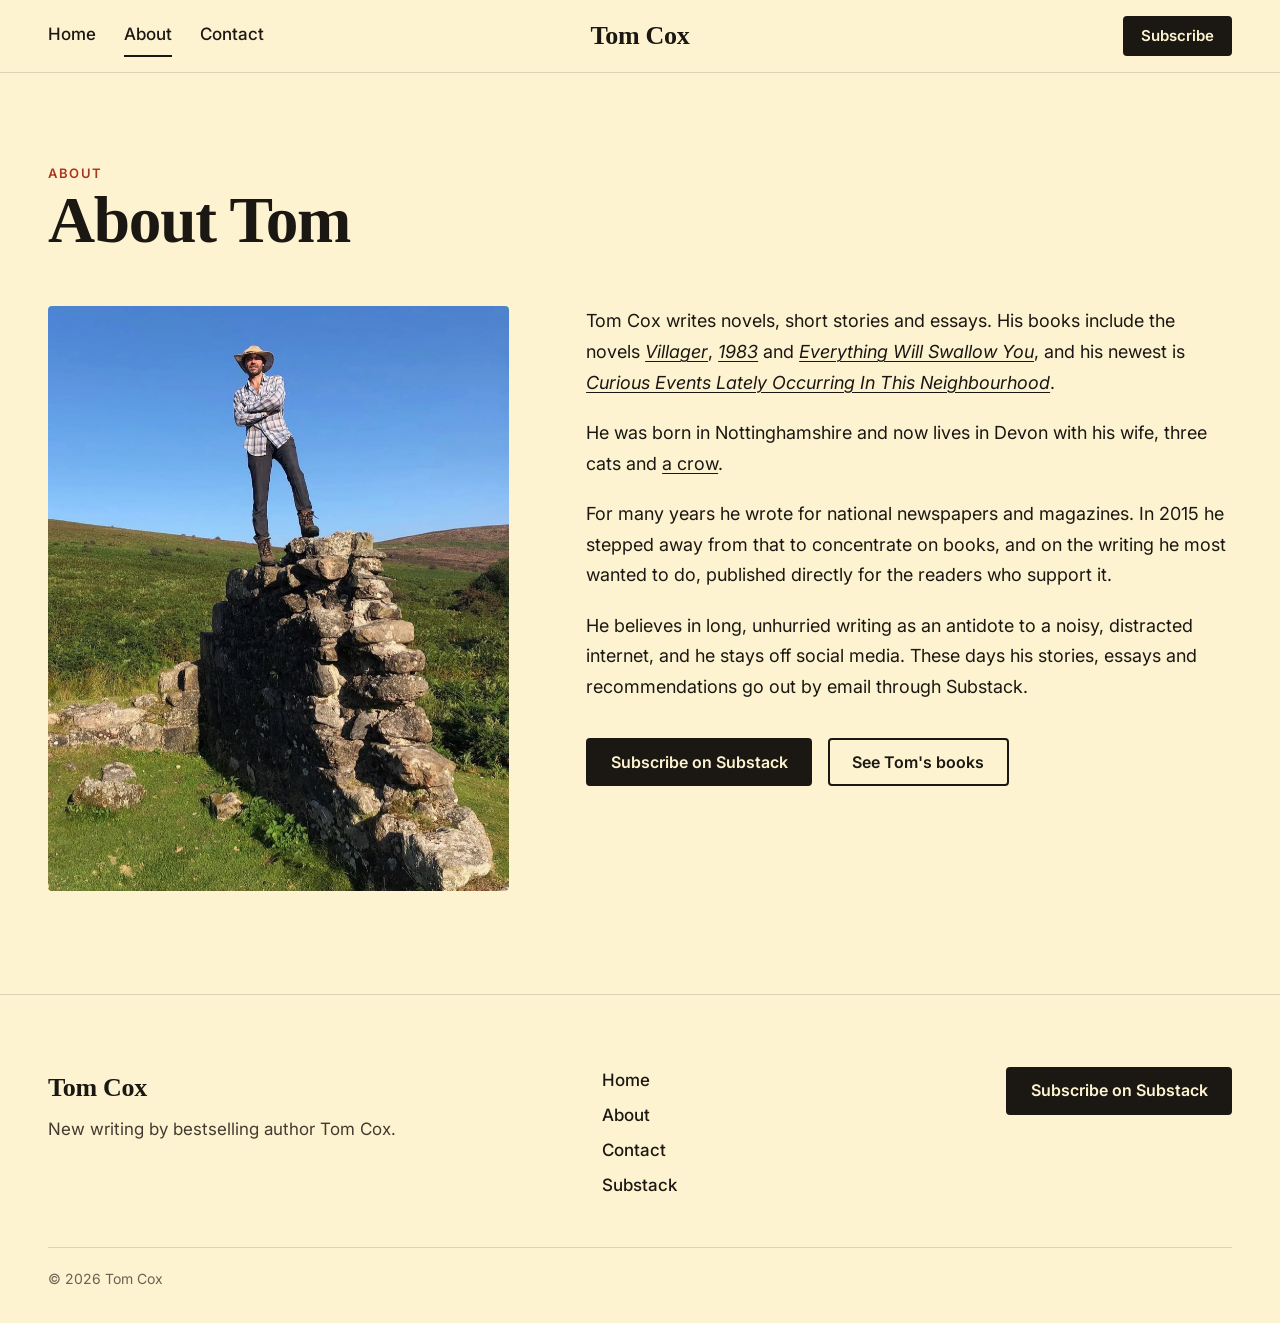
<file: site/about/index.html>
<!doctype html>
<html lang="en-GB">
<head>
  <meta charset="utf-8">
  <meta name="viewport" content="width=device-width, initial-scale=1">
  <title>About – Tom Cox</title>
  <meta name="description" content="About Tom Cox, author of Villager, 1983, Everything Will Swallow You and Curious Events Lately Occurring In This Neighbourhood.">
  <link rel="canonical" href="https://www.tom-cox.com/about/">

  <meta property="og:site_name" content="Tom Cox">
  <meta property="og:type" content="website">
  <meta property="og:title" content="About Tom Cox">
  <meta property="og:description" content="New writing by bestselling author Tom Cox.">
  <meta property="og:url" content="https://www.tom-cox.com/about/">
  <meta property="og:image" content="https://www.tom-cox.com/assets/images/about.jpg">
  <meta name="twitter:card" content="summary_large_image">

  <link rel="icon" href="../assets/images/favicon.png" type="image/png">
  <link rel="apple-touch-icon" href="../assets/images/apple-touch-icon.png">
  <link rel="alternate" type="application/rss+xml" title="Tom Cox on Substack" href="https://tomcox.substack.com/feed">

  <link rel="preconnect" href="https://fonts.bunny.net">
  <link rel="stylesheet" href="https://fonts.bunny.net/css?family=ibm-plex-serif:400,600|inter:400,500,600&display=swap">
  <link rel="stylesheet" href="../assets/css/style.css">
  <script>document.documentElement.classList.add("js");</script>
  <script src="../assets/js/main.js" defer></script>
</head>
<body>
  <a class="skip-link" href="#main">Skip to content</a>

  <header class="site-header">
    <div class="container header-inner">
      <nav class="site-nav" id="site-nav" aria-label="Main">
        <ul>
          <li><a href="../">Home</a></li>
          <li><a href="./" aria-current="page">About</a></li>
          <li><a href="../contact/">Contact</a></li>
        </ul>
      </nav>
      <a class="site-logo" href="../">Tom Cox</a>
      <div class="header-actions">
        <a class="button button-small" href="https://tomcox.substack.com/subscribe">Subscribe</a>
        <button class="nav-toggle" type="button" aria-expanded="false" aria-controls="site-nav" aria-label="Open menu">
          <svg class="icon-open" width="24" height="24" viewBox="0 0 24 24" fill="none" stroke="currentColor" stroke-width="2" stroke-linecap="round" aria-hidden="true"><path d="M3 6h18M3 12h18M3 18h18"/></svg>
          <svg class="icon-close" width="24" height="24" viewBox="0 0 24 24" fill="none" stroke="currentColor" stroke-width="2" stroke-linecap="round" aria-hidden="true"><path d="M6 6l12 12M18 6L6 18"/></svg>
        </button>
      </div>
    </div>
  </header>

  <main id="main">
    <div class="container page-header">
      <p class="eyebrow">About</p>
      <h1 class="page-title">About Tom</h1>
    </div>

    <div class="container page-body">
      <div class="about-layout">
        <figure class="about-photo">
          <img src="../assets/images/about.jpg" alt="Tom Cox in a wide-brimmed hat, standing on top of a ruined stone wall on open moorland" width="900" height="1141">
        </figure>

        <!-- Draft bio: replace with Tom's own words if he'd prefer -->
        <div class="prose">
          <p>Tom Cox writes novels, short stories and essays. His books include the novels <a href="https://blackwells.co.uk/bookshop/product/Villager-by-Tom-Cox/9781800756076" target="_blank" rel="noopener"><em>Villager</em></a>, <a href="https://blackwells.co.uk/bookshop/product/1983-by-Tom-Cox/9781800755970" target="_blank" rel="noopener"><em>1983</em></a> and <a href="https://blackwells.co.uk/bookshop/product/Everything-Will-Swallow-You-by-Tom-Cox/9781800755932" target="_blank" rel="noopener"><em>Everything Will Swallow You</em></a>, and his newest is <a href="https://blackwells.co.uk/bookshop/product/Curious-Events-Lately-Occurring-In-This-Neighbourhood-by-Tom-Cox/2100000300990" target="_blank" rel="noopener"><em>Curious Events Lately Occurring In This Neighbourhood</em></a>.</p>

          <p>He was born in Nottinghamshire and now lives in Devon with his wife, three cats and <a href="https://tomcox.substack.com/p/my-crowdependency-problem">a crow</a>.</p>

          <p>For many years he wrote for national newspapers and magazines. In 2015 he stepped away from that to concentrate on books, and on the writing he most wanted to do, published directly for the readers who support it.</p>

          <p>He believes in long, unhurried writing as an antidote to a noisy, distracted internet, and he stays off social media. These days his stories, essays and recommendations go out by email through Substack.</p>

          <div class="button-row">
            <a class="button" href="https://tomcox.substack.com/subscribe">Subscribe on Substack</a>
            <a class="button button-outline" href="../#books">See Tom's books</a>
          </div>
        </div>
      </div>
    </div>
  </main>

  <footer class="site-footer">
    <div class="container footer-inner">
      <div class="footer-brand">
        <a class="site-logo" href="../">Tom Cox</a>
        <p>New writing by bestselling author Tom Cox.</p>
      </div>
      <nav class="footer-nav" aria-label="Footer">
        <ul>
          <li><a href="../">Home</a></li>
          <li><a href="./">About</a></li>
          <li><a href="../contact/">Contact</a></li>
          <li><a href="https://tomcox.substack.com">Substack</a></li>
        </ul>
      </nav>
      <a class="button" href="https://tomcox.substack.com/subscribe">Subscribe on Substack</a>
    </div>
    <div class="container">
      <p class="footer-bottom">© <span data-year>2026</span> Tom Cox</p>
    </div>
  </footer>
</body>
</html>
</file>
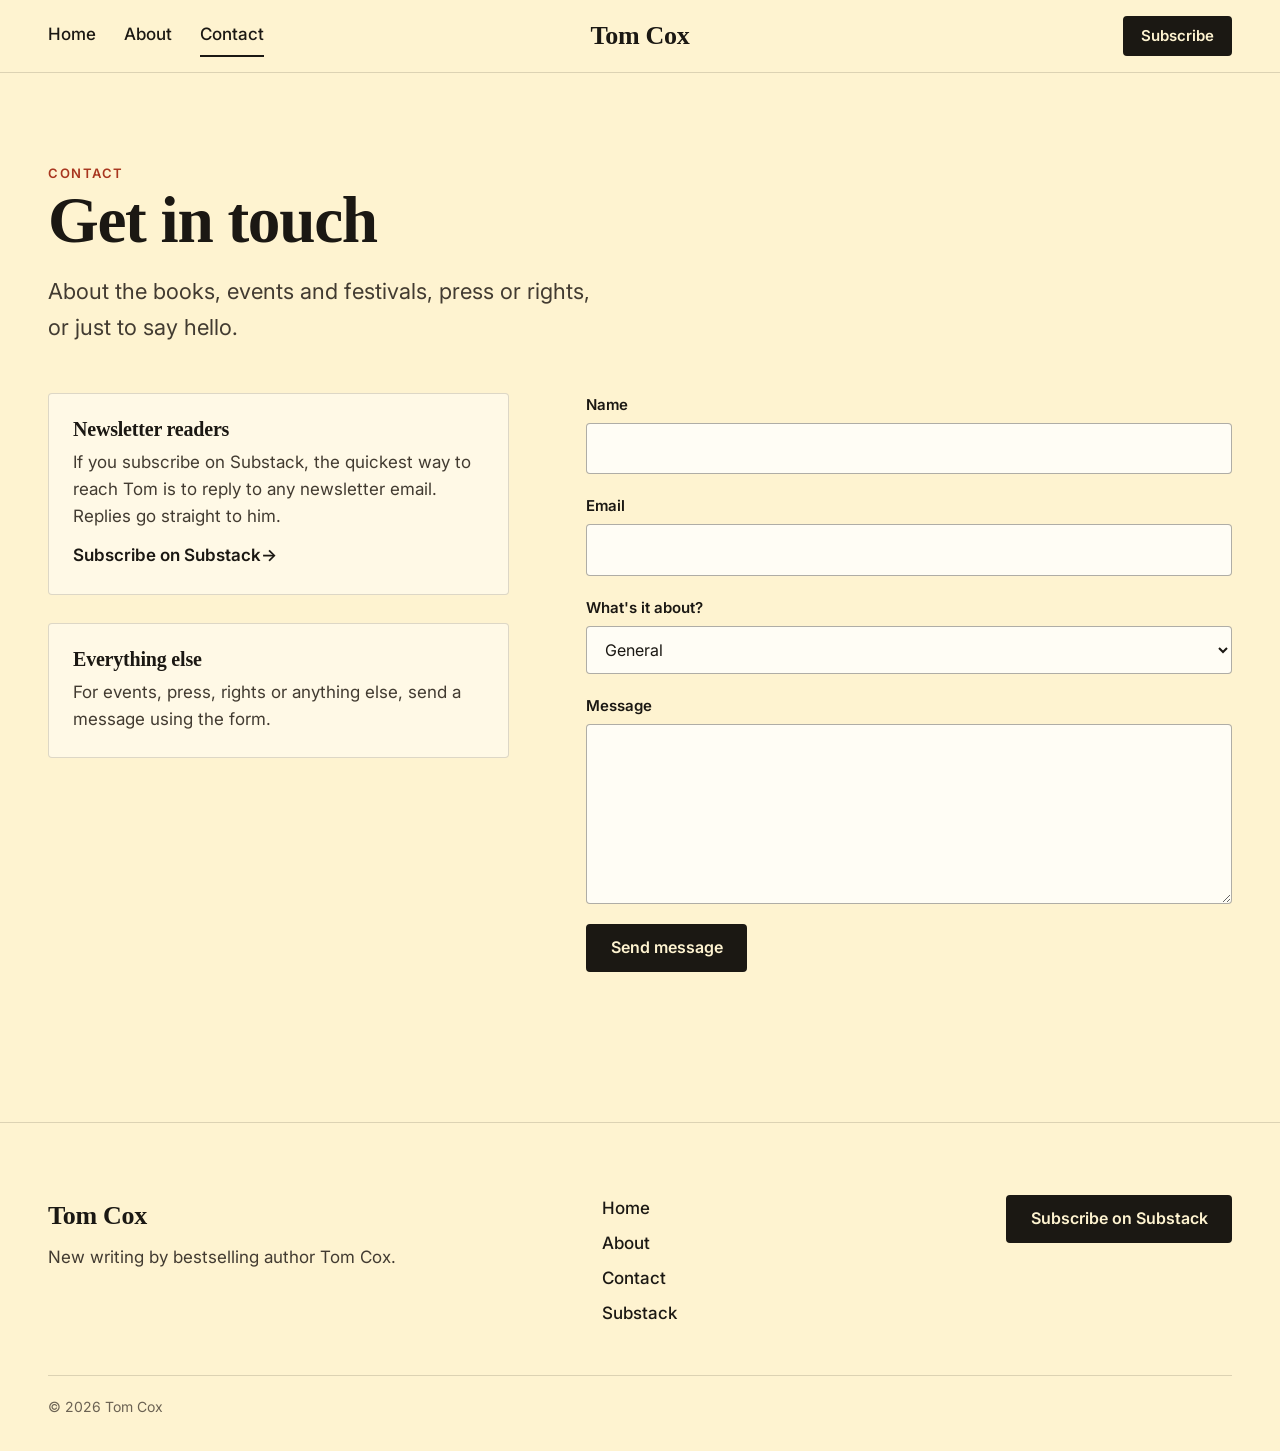
<file: site/contact/index.html>
<!doctype html>
<html lang="en-GB">
<head>
  <meta charset="utf-8">
  <meta name="viewport" content="width=device-width, initial-scale=1">
  <title>Contact – Tom Cox</title>
  <meta name="description" content="Get in touch with Tom Cox about books, events, press or rights.">
  <link rel="canonical" href="https://www.tom-cox.com/contact/">

  <meta property="og:site_name" content="Tom Cox">
  <meta property="og:type" content="website">
  <meta property="og:title" content="Contact Tom Cox">
  <meta property="og:description" content="Get in touch with Tom Cox about books, events, press or rights.">
  <meta property="og:url" content="https://www.tom-cox.com/contact/">
  <meta property="og:image" content="https://www.tom-cox.com/assets/images/hero.jpg">
  <meta name="twitter:card" content="summary_large_image">

  <link rel="icon" href="../assets/images/favicon.png" type="image/png">
  <link rel="apple-touch-icon" href="../assets/images/apple-touch-icon.png">
  <link rel="alternate" type="application/rss+xml" title="Tom Cox on Substack" href="https://tomcox.substack.com/feed">

  <link rel="preconnect" href="https://fonts.bunny.net">
  <link rel="stylesheet" href="https://fonts.bunny.net/css?family=ibm-plex-serif:400,600|inter:400,500,600&display=swap">
  <link rel="stylesheet" href="../assets/css/style.css">
  <script>document.documentElement.classList.add("js");</script>
  <script src="../assets/js/main.js" defer></script>
</head>
<body>
  <a class="skip-link" href="#main">Skip to content</a>

  <header class="site-header">
    <div class="container header-inner">
      <nav class="site-nav" id="site-nav" aria-label="Main">
        <ul>
          <li><a href="../">Home</a></li>
          <li><a href="../about/">About</a></li>
          <li><a href="./" aria-current="page">Contact</a></li>
        </ul>
      </nav>
      <a class="site-logo" href="../">Tom Cox</a>
      <div class="header-actions">
        <a class="button button-small" href="https://tomcox.substack.com/subscribe">Subscribe</a>
        <button class="nav-toggle" type="button" aria-expanded="false" aria-controls="site-nav" aria-label="Open menu">
          <svg class="icon-open" width="24" height="24" viewBox="0 0 24 24" fill="none" stroke="currentColor" stroke-width="2" stroke-linecap="round" aria-hidden="true"><path d="M3 6h18M3 12h18M3 18h18"/></svg>
          <svg class="icon-close" width="24" height="24" viewBox="0 0 24 24" fill="none" stroke="currentColor" stroke-width="2" stroke-linecap="round" aria-hidden="true"><path d="M6 6l12 12M18 6L6 18"/></svg>
        </button>
      </div>
    </div>
  </header>

  <main id="main">
    <div class="container page-header">
      <p class="eyebrow">Contact</p>
      <h1 class="page-title">Get in touch</h1>
      <p class="page-lede">About the books, events and festivals, press or rights, or just to say hello.</p>
    </div>

    <div class="container page-body">
      <div class="contact-layout">
        <aside class="contact-aside">
          <div class="contact-card">
            <h2>Newsletter readers</h2>
            <p>If you subscribe on Substack, the quickest way to reach Tom is to reply to any newsletter email. Replies go straight to him.</p>
            <a class="link-arrow" href="https://tomcox.substack.com/subscribe">Subscribe on Substack</a>
          </div>
          <div class="contact-card">
            <h2>Everything else</h2>
            <p>For events, press, rights or anything else, send a message using the form.</p>
          </div>
        </aside>

        <!-- Replace YOUR_FORM_ID with the ID from formspree.io (see README) -->
        <form class="contact-form" action="https://formspree.io/f/mkjojkyz" method="POST" data-contact-form>
          <div class="field">
            <label for="contact-name">Name</label>
            <input id="contact-name" name="name" type="text" autocomplete="name" required>
          </div>
          <div class="field">
            <label for="contact-email">Email</label>
            <input id="contact-email" name="email" type="email" autocomplete="email" required>
          </div>
          <div class="field">
            <label for="contact-topic">What's it about?</label>
            <select id="contact-topic" name="topic">
              <option>General</option>
              <option>Books</option>
              <option>Events and festivals</option>
              <option>Press</option>
              <option>Rights and permissions</option>
            </select>
          </div>
          <div class="field">
            <label for="contact-message">Message</label>
            <textarea id="contact-message" name="message" required></textarea>
          </div>
          <div class="field-hp" aria-hidden="true">
            <label for="contact-gotcha">Leave this empty</label>
            <input id="contact-gotcha" name="_gotcha" type="text" tabindex="-1" autocomplete="off">
          </div>
          <input type="hidden" name="_subject" value="New message from tom-cox.com">
          <div class="button-row">
            <button class="button" type="submit">Send message</button>
          </div>
          <p class="form-status" data-form-status role="status" aria-live="polite"></p>
        </form>
      </div>
    </div>
  </main>

  <footer class="site-footer">
    <div class="container footer-inner">
      <div class="footer-brand">
        <a class="site-logo" href="../">Tom Cox</a>
        <p>New writing by bestselling author Tom Cox.</p>
      </div>
      <nav class="footer-nav" aria-label="Footer">
        <ul>
          <li><a href="../">Home</a></li>
          <li><a href="../about/">About</a></li>
          <li><a href="./">Contact</a></li>
          <li><a href="https://tomcox.substack.com">Substack</a></li>
        </ul>
      </nav>
      <a class="button" href="https://tomcox.substack.com/subscribe">Subscribe on Substack</a>
    </div>
    <div class="container">
      <p class="footer-bottom">© <span data-year>2026</span> Tom Cox</p>
    </div>
  </footer>
</body>
</html>
</file>
<file: site/assets/css/style.css>
/* Tom Cox - site styles
   Colours and type follow the old Ghost site: cream background, IBM Plex Serif
   headings, Inter body. The red accent is taken from the Curious Events cover. */

:root {
  --cream: #fef3d0;
  --paper: #fff9e6;
  --ink: #1b1813;
  --ink-soft: #423b31;
  --muted: #6b6253;
  --rule: rgba(27, 24, 19, 0.15);
  --accent: #d24a2f;
  --accent-ink: #a8361f;

  --serif: "IBM Plex Serif", Georgia, "Times New Roman", serif;
  --sans: "Inter", system-ui, -apple-system, "Segoe UI", Roboto, sans-serif;

  --container: 1200px;
  --gutter: clamp(16px, 4vw, 48px);
  --section-space: clamp(56px, 8vw, 112px);
  --radius: 4px;
  --shadow-book: 0 1px 2px rgba(27, 24, 19, 0.15), 0 14px 30px -10px rgba(27, 24, 19, 0.4);
}

/* ---------- Base ---------- */

*,
*::before,
*::after {
  box-sizing: border-box;
}

html {
  -webkit-text-size-adjust: 100%;
  scroll-behavior: smooth;
}

@media (prefers-reduced-motion: reduce) {
  html {
    scroll-behavior: auto;
  }
  *,
  *::before,
  *::after {
    transition: none !important;
    animation: none !important;
  }
}

body {
  margin: 0;
  background: var(--cream);
  color: var(--ink);
  font-family: var(--sans);
  font-size: 1.0625rem;
  line-height: 1.6;
  -webkit-font-smoothing: antialiased;
  text-rendering: optimizeLegibility;
}

img {
  display: block;
  max-width: 100%;
  height: auto;
}

a {
  color: inherit;
}

h1,
h2,
h3 {
  font-family: var(--serif);
  font-weight: 600;
  line-height: 1.15;
  letter-spacing: -0.01em;
  margin: 0;
  text-wrap: balance;
}

p {
  margin: 0;
}

:focus-visible {
  outline: 2px solid var(--accent-ink);
  outline-offset: 3px;
}

.container {
  width: 100%;
  max-width: calc(var(--container) + var(--gutter) * 2);
  margin-inline: auto;
  padding-inline: var(--gutter);
}

.visually-hidden {
  position: absolute !important;
  width: 1px;
  height: 1px;
  padding: 0;
  margin: -1px;
  overflow: hidden;
  clip: rect(0, 0, 0, 0);
  white-space: nowrap;
  border: 0;
}

.skip-link {
  position: absolute;
  left: 16px;
  top: -100px;
  z-index: 100;
  background: var(--ink);
  color: var(--cream);
  padding: 10px 16px;
  border-radius: var(--radius);
  text-decoration: none;
}

.skip-link:focus {
  top: 16px;
}

.eyebrow {
  font-family: var(--sans);
  font-size: 0.8125rem;
  font-weight: 600;
  letter-spacing: 0.12em;
  text-transform: uppercase;
  color: var(--accent-ink);
}

/* ---------- Buttons & links ---------- */

.button {
  display: inline-flex;
  align-items: center;
  justify-content: center;
  gap: 0.5em;
  min-height: 48px;
  padding: 0.75rem 1.4rem;
  border: 2px solid var(--ink);
  border-radius: var(--radius);
  background: var(--ink);
  color: var(--cream);
  font-family: var(--sans);
  font-size: 1rem;
  font-weight: 600;
  line-height: 1.2;
  text-decoration: none;
  cursor: pointer;
  transition: background-color 0.15s ease, border-color 0.15s ease, color 0.15s ease;
}

.button:hover {
  background: var(--accent-ink);
  border-color: var(--accent-ink);
  color: #fff;
}

.button-outline {
  background: transparent;
  color: var(--ink);
}

.button-outline:hover {
  background: var(--ink);
  border-color: var(--ink);
  color: var(--cream);
}

.button-light {
  background: var(--cream);
  border-color: var(--cream);
  color: var(--ink);
}

.button-light:hover {
  background: #fff;
  border-color: #fff;
  color: var(--ink);
}

.button-small {
  min-height: 40px;
  padding: 0.5rem 1rem;
  font-size: 0.9375rem;
}

.button-row {
  display: flex;
  flex-wrap: wrap;
  align-items: center;
  gap: 12px 16px;
}

.link-arrow {
  font-weight: 600;
  text-decoration: none;
  white-space: nowrap;
}

.link-arrow::after {
  content: " \2192";
  display: inline-block;
  transition: transform 0.15s ease;
}

.link-arrow:hover {
  color: var(--accent-ink);
}

.link-arrow:hover::after {
  transform: translateX(3px);
}

/* ---------- Header ---------- */

.site-header {
  position: sticky;
  top: 0;
  z-index: 50;
  background: var(--cream);
  border-bottom: 1px solid var(--rule);
}

.header-inner {
  display: grid;
  grid-template-columns: 1fr auto 1fr;
  grid-template-areas: "nav logo actions";
  align-items: center;
  min-height: 72px;
  gap: 16px;
}

.site-logo {
  grid-area: logo;
  font-family: var(--serif);
  font-size: 1.625rem;
  font-weight: 600;
  letter-spacing: -0.01em;
  text-decoration: none;
  white-space: nowrap;
}

.site-nav {
  grid-area: nav;
}

.site-nav ul {
  display: flex;
  gap: 28px;
  margin: 0;
  padding: 0;
  list-style: none;
}

.site-nav a {
  display: inline-block;
  padding: 6px 0;
  font-weight: 500;
  text-decoration: none;
  border-bottom: 2px solid transparent;
}

.site-nav a:hover {
  color: var(--accent-ink);
}

.site-nav a[aria-current="page"] {
  border-bottom-color: var(--ink);
}

.header-actions {
  grid-area: actions;
  display: flex;
  align-items: center;
  justify-content: flex-end;
  gap: 8px;
}

.nav-toggle {
  display: none;
  align-items: center;
  justify-content: center;
  width: 44px;
  height: 44px;
  padding: 0;
  border: 0;
  background: none;
  color: var(--ink);
  cursor: pointer;
}

.nav-toggle .icon-close {
  display: none;
}

.nav-toggle[aria-expanded="true"] .icon-open {
  display: none;
}

.nav-toggle[aria-expanded="true"] .icon-close {
  display: block;
}

@media (max-width: 760px) {
  .header-inner {
    grid-template-columns: 1fr auto;
    grid-template-areas:
      "logo actions"
      "nav nav";
    min-height: 64px;
    gap: 0 12px;
  }

  .site-logo {
    font-size: 1.5rem;
  }

  .nav-toggle {
    display: inline-flex;
  }

  /* Without JS the menu stays visible; main.js adds .js and hides it until opened */
  .js .site-nav {
    display: none;
  }

  .js .site-nav.is-open {
    display: block;
  }

  .site-nav ul {
    flex-direction: column;
    gap: 0;
    padding: 4px 0 12px;
  }

  .site-nav a {
    display: block;
    padding: 12px 0;
    border-bottom: 1px solid var(--rule);
    font-size: 1.125rem;
  }

  .site-nav li:last-child a {
    border-bottom: 0;
  }

  .site-nav a[aria-current="page"] {
    border-bottom-color: var(--rule);
    color: var(--accent-ink);
  }
}

/* ---------- Hero: latest book releases ---------- */

.hero {
  border-bottom: 1px solid var(--rule);
}

.hero-inner {
  display: grid;
  grid-template-columns: minmax(0, 1.15fr) minmax(0, 0.85fr);
  align-items: center;
  gap: clamp(32px, 6vw, 96px);
  padding-block: clamp(40px, 7vw, 96px);
}

.hero-copy {
  display: grid;
  gap: 20px;
  justify-items: start;
}

.hero-title {
  font-size: clamp(2.25rem, 3.6vw + 1rem, 4.25rem);
  line-height: 1.05;
  letter-spacing: -0.02em;
}

.hero-lede {
  max-width: 34ch;
  font-size: clamp(1.125rem, 0.6vw + 1rem, 1.375rem);
  color: var(--ink-soft);
}

.hero .button-row {
  margin-top: 8px;
}

.hero-note {
  font-size: 0.9375rem;
  color: var(--muted);
}

.hero-cover {
  justify-self: center;
  width: min(100%, 400px);
}

.hero-cover a {
  display: block;
  transform: rotate(1.5deg);
  transition: transform 0.25s ease;
}

.hero-cover a:hover {
  transform: rotate(0deg) translateY(-4px);
}

.hero-cover img {
  width: 100%;
  border-radius: 2px;
  box-shadow: var(--shadow-book);
}

.also-new {
  display: flex;
  align-items: center;
  gap: 18px;
  margin-top: 20px;
  padding-top: 24px;
  border-top: 1px solid var(--rule);
  width: 100%;
  max-width: 520px;
}

.also-new img {
  width: 72px;
  flex-shrink: 0;
  border-radius: 2px;
  box-shadow: var(--shadow-book);
}

.also-new h2 {
  margin: 4px 0 6px;
  font-size: 1.3125rem;
}

.also-new-links {
  display: flex;
  flex-wrap: wrap;
  gap: 4px 18px;
}

.signposts {
  border-top: 1px solid var(--rule);
}

.signposts ul {
  display: flex;
  justify-content: center;
  margin: 0;
  padding: 0;
  list-style: none;
}

.signposts li + li {
  border-left: 1px solid var(--rule);
}

.signposts a {
  display: block;
  padding: 16px clamp(14px, 3vw, 32px);
  font-size: 0.9375rem;
  font-weight: 500;
  text-decoration: none;
}

.signposts a:hover {
  color: var(--accent-ink);
}

@media (max-width: 760px) {
  .hero-inner {
    grid-template-columns: 1fr;
  }

  .hero-cover {
    order: -1;
    width: min(62%, 260px);
  }

  .hero-cover a {
    transform: none;
  }
}

/* ---------- Sections ---------- */

.section {
  padding-block: var(--section-space);
}

.section + .section {
  border-top: 1px solid var(--rule);
}

.section-head {
  display: flex;
  flex-wrap: wrap;
  align-items: flex-end;
  justify-content: space-between;
  gap: 12px 32px;
  margin-bottom: clamp(28px, 4vw, 48px);
}

.section-title {
  font-size: clamp(1.875rem, 1.6vw + 1.25rem, 2.75rem);
}

.section-intro {
  margin-top: 8px;
  max-width: 52ch;
  color: var(--ink-soft);
}

.section-footer {
  display: flex;
  justify-content: center;
  margin-top: clamp(32px, 5vw, 56px);
}

/* ---------- Latest posts ---------- */

.posts {
  display: grid;
  grid-template-columns: repeat(3, minmax(0, 1fr));
  gap: clamp(28px, 3vw, 40px) clamp(20px, 2.5vw, 32px);
}

.post-link {
  display: grid;
  align-content: start;
  gap: 14px;
  height: 100%;
  text-decoration: none;
}

.post-media {
  aspect-ratio: 3 / 2;
  overflow: hidden;
  border-radius: var(--radius);
  background: var(--paper);
  border: 1px solid var(--rule);
}

.post-media img {
  width: 100%;
  height: 100%;
  object-fit: cover;
  transition: transform 0.4s ease;
}

.post-link:hover .post-media img {
  transform: scale(1.03);
}

.post-media-empty {
  display: grid;
  place-items: center;
  font-family: var(--serif);
  font-size: 2rem;
  color: var(--muted);
}

.post-body {
  display: grid;
  align-content: start;
  gap: 8px;
}

.post-meta {
  display: flex;
  flex-wrap: wrap;
  align-items: baseline;
  gap: 4px 12px;
  font-size: 0.875rem;
  color: var(--muted);
}

.post-title {
  font-size: 1.25rem;
  line-height: 1.25;
  text-wrap: pretty;
}

.post-link:hover .post-title {
  text-decoration: underline;
  text-decoration-thickness: 1px;
  text-underline-offset: 4px;
}

.post-excerpt {
  color: var(--ink-soft);
  font-size: 0.9875rem;
  display: -webkit-box;
  -webkit-line-clamp: 3;
  -webkit-box-orient: vertical;
  overflow: hidden;
}

.post-more {
  display: none;
  margin-top: 8px;
  font-weight: 600;
}

.post-featured {
  grid-column: 1 / -1;
  padding-bottom: clamp(28px, 3vw, 40px);
  border-bottom: 1px solid var(--rule);
}

.post-featured .post-link {
  grid-template-columns: minmax(0, 1.25fr) minmax(0, 1fr);
  align-items: center;
  gap: clamp(20px, 4vw, 56px);
}

.post-featured .post-title {
  font-size: clamp(1.75rem, 1.6vw + 1.1rem, 2.5rem);
  line-height: 1.12;
}

.post-featured .post-excerpt {
  font-size: 1.0625rem;
  -webkit-line-clamp: 4;
}

.post-featured .post-more {
  display: inline-block;
}

.post-skeleton {
  aspect-ratio: 3 / 2;
  border-radius: var(--radius);
  background: linear-gradient(90deg, var(--paper) 0%, #fdf6dd 50%, var(--paper) 100%);
  background-size: 200% 100%;
  animation: shimmer 1.4s ease-in-out infinite;
}

.post-skeleton:first-child {
  grid-column: 1 / -1;
  aspect-ratio: auto;
  height: clamp(220px, 30vw, 380px);
}

@keyframes shimmer {
  from {
    background-position: 100% 0;
  }
  to {
    background-position: -100% 0;
  }
}

.posts-fallback {
  grid-column: 1 / -1;
  display: grid;
  justify-items: center;
  gap: 16px;
  padding: 48px 24px;
  border: 1px dashed var(--rule);
  border-radius: var(--radius);
  text-align: center;
}

@media (max-width: 960px) {
  .posts {
    grid-template-columns: repeat(2, minmax(0, 1fr));
  }
}

@media (max-width: 620px) {
  .posts {
    grid-template-columns: 1fr;
  }

  .post-featured .post-link {
    grid-template-columns: 1fr;
  }
}

/* ---------- Subscribe band ---------- */

.subscribe {
  position: relative;
  isolation: isolate;
  overflow: hidden;
  color: #fff;
  background: #2a2420;
}

.subscribe-bg {
  position: absolute;
  inset: 0;
  z-index: -2;
  width: 100%;
  height: 100%;
  object-fit: cover;
}

.subscribe::before {
  content: "";
  position: absolute;
  inset: 0;
  z-index: -1;
  background: linear-gradient(90deg, rgba(20, 16, 14, 0.82) 0%, rgba(20, 16, 14, 0.6) 55%, rgba(20, 16, 14, 0.45) 100%);
}

.subscribe-inner {
  display: grid;
  grid-template-columns: minmax(0, 1fr) minmax(0, 480px);
  align-items: center;
  gap: clamp(32px, 5vw, 72px);
  padding-block: var(--section-space);
}

.subscribe-copy {
  display: grid;
  gap: 18px;
  justify-items: start;
}

.subscribe .eyebrow {
  color: #ffd9a8;
}

.subscribe h2 {
  font-size: clamp(2rem, 2.4vw + 1.1rem, 3.25rem);
  line-height: 1.08;
}

.subscribe p {
  max-width: 44ch;
  font-size: 1.125rem;
  color: rgba(255, 255, 255, 0.88);
}

.subscribe .button-row {
  margin-top: 6px;
}

.subscribe .button-outline {
  color: #fff;
  border-color: rgba(255, 255, 255, 0.7);
}

.subscribe .button-outline:hover {
  background: #fff;
  border-color: #fff;
  color: var(--ink);
}

.subscribe-embed {
  width: 100%;
  border-radius: 8px;
  overflow: hidden;
  background: #fff;
  box-shadow: 0 20px 40px -12px rgba(0, 0, 0, 0.5);
}

.subscribe-embed iframe {
  display: block;
  width: 100%;
  height: 320px;
  border: 0;
  background: #fff;
}

@media (max-width: 860px) {
  .subscribe-inner {
    grid-template-columns: 1fr;
  }

  .subscribe::before {
    background: rgba(20, 16, 14, 0.72);
  }
}

/* ---------- Books ---------- */

.book-group + .book-group {
  margin-top: clamp(48px, 6vw, 80px);
}

.book-group-title {
  margin-bottom: 24px;
  font-size: 1.5rem;
}

.book-grid {
  display: grid;
  grid-template-columns: repeat(4, minmax(0, 1fr));
  gap: clamp(28px, 3vw, 44px) clamp(16px, 2.5vw, 32px);
  margin: 0;
  padding: 0;
  list-style: none;
}

.book a {
  display: grid;
  gap: 14px;
  text-decoration: none;
}

.book img {
  width: 100%;
  aspect-ratio: 5 / 8;
  object-fit: cover;
  border-radius: 2px;
  box-shadow: var(--shadow-book);
  transition: transform 0.2s ease;
}

.book a:hover img {
  transform: translateY(-4px);
}

.book h3 {
  font-size: 1.125rem;
  line-height: 1.25;
}

.book-cta {
  justify-self: start;
  font-size: 0.875rem;
  font-weight: 600;
  padding: 5px 12px;
  border-radius: var(--radius);
  background: var(--ink);
  color: var(--cream);
}

.book a:hover .book-cta {
  background: var(--accent-ink);
  color: #fff;
}

.book-format {
  font-size: 0.875rem;
  color: var(--muted);
  margin-top: -8px;
}

@media (max-width: 860px) {
  .book-grid {
    grid-template-columns: repeat(3, minmax(0, 1fr));
  }
}

@media (max-width: 560px) {
  .book-grid {
    grid-template-columns: repeat(2, minmax(0, 1fr));
  }
}

/* ---------- Quotes ---------- */

.quotes {
  background: var(--paper);
}

.quote-grid {
  display: grid;
  grid-template-columns: repeat(3, minmax(0, 1fr));
  gap: clamp(32px, 4vw, 56px);
}

.quote {
  margin: 0;
  text-align: center;
}

.quote blockquote {
  margin: 0;
  font-family: var(--serif);
  font-size: clamp(1.375rem, 0.8vw + 1.1rem, 1.75rem);
  font-weight: 600;
  line-height: 1.3;
  text-wrap: balance;
}

.quote blockquote::before {
  content: "\201C";
  display: block;
  font-size: 3.5rem;
  line-height: 0.8;
  color: var(--accent);
}

.quote figcaption {
  margin-top: 16px;
  font-size: 0.9375rem;
  font-weight: 600;
  letter-spacing: 0.04em;
  color: var(--muted);
}

@media (max-width: 760px) {
  .quote-grid {
    grid-template-columns: 1fr;
  }
}

/* ---------- Inner pages ---------- */

.page-header {
  padding-block: clamp(48px, 7vw, 96px) clamp(28px, 4vw, 48px);
}

.page-title {
  font-size: clamp(2.5rem, 3.6vw + 1.2rem, 4.5rem);
  letter-spacing: -0.02em;
}

.page-lede {
  margin-top: 16px;
  max-width: 40ch;
  font-size: clamp(1.125rem, 0.6vw + 1rem, 1.375rem);
  color: var(--ink-soft);
}

.page-body {
  padding-bottom: var(--section-space);
}

.prose {
  max-width: 64ch;
  font-size: 1.125rem;
  line-height: 1.7;
}

.prose > * + * {
  margin-top: 1.1em;
}

.prose h2 {
  font-size: 1.5rem;
  margin-top: 1.8em;
}

.prose a {
  text-decoration-thickness: 1px;
  text-underline-offset: 3px;
}

.prose a:hover {
  color: var(--accent-ink);
}

.prose .button-row {
  margin-top: 2em;
}

.about-layout {
  display: grid;
  grid-template-columns: minmax(0, 5fr) minmax(0, 7fr);
  gap: clamp(32px, 6vw, 88px);
  align-items: start;
}

.about-photo {
  margin: 0;
  position: sticky;
  top: 104px;
}

.about-photo img {
  width: 100%;
  border-radius: var(--radius);
}

@media (max-width: 820px) {
  .about-layout {
    grid-template-columns: 1fr;
  }

  .about-photo {
    position: static;
    max-width: 440px;
  }
}

/* ---------- Contact ---------- */

.contact-layout {
  display: grid;
  grid-template-columns: minmax(0, 5fr) minmax(0, 7fr);
  gap: clamp(32px, 6vw, 88px);
  align-items: start;
}

.contact-aside {
  display: grid;
  gap: 28px;
}

.contact-card {
  padding: 24px;
  border: 1px solid var(--rule);
  border-radius: var(--radius);
  background: var(--paper);
}

.contact-card h2 {
  font-size: 1.25rem;
  margin-bottom: 8px;
}

.contact-card p {
  color: var(--ink-soft);
}

.contact-card .link-arrow {
  display: inline-block;
  margin-top: 12px;
}

.contact-form {
  display: grid;
  gap: 20px;
}

.field {
  display: grid;
  gap: 6px;
}

.field label {
  font-weight: 600;
  font-size: 0.9375rem;
}

.field input,
.field select,
.field textarea {
  width: 100%;
  padding: 12px 14px;
  border: 1px solid rgba(27, 24, 19, 0.35);
  border-radius: var(--radius);
  background: #fffdf5;
  color: var(--ink);
  font: inherit;
  font-size: 1rem;
}

.field textarea {
  min-height: 180px;
  resize: vertical;
}

.field input:focus,
.field select:focus,
.field textarea:focus {
  outline: 2px solid var(--accent-ink);
  outline-offset: 0;
  border-color: var(--accent-ink);
}

.field-hp {
  position: absolute;
  left: -9999px;
}

.form-status {
  min-height: 1.6em;
  font-weight: 500;
}

.form-status[data-state="success"] {
  color: #2f6b34;
}

.form-status[data-state="error"] {
  color: var(--accent-ink);
}

@media (max-width: 820px) {
  .contact-layout {
    grid-template-columns: 1fr;
  }
}

/* ---------- 404 ---------- */

.not-found {
  padding-block: clamp(64px, 10vw, 140px);
}

.not-found .button-row {
  margin-top: 32px;
}

/* ---------- Footer ---------- */

.site-footer {
  border-top: 1px solid var(--rule);
  padding-block: clamp(48px, 6vw, 72px) 32px;
}

.footer-inner {
  display: grid;
  grid-template-columns: minmax(0, 1.4fr) minmax(0, 1fr) auto;
  align-items: start;
  gap: 32px;
}

.footer-brand .site-logo {
  display: inline-block;
  margin-bottom: 8px;
}

.footer-brand p {
  max-width: 36ch;
  color: var(--ink-soft);
}

.footer-nav ul {
  display: grid;
  gap: 8px;
  margin: 0;
  padding: 0;
  list-style: none;
}

.footer-nav a {
  text-decoration: none;
  font-weight: 500;
}

.footer-nav a:hover {
  color: var(--accent-ink);
}

.footer-bottom {
  margin-top: 48px;
  padding-top: 20px;
  border-top: 1px solid var(--rule);
  font-size: 0.875rem;
  color: var(--muted);
}

@media (max-width: 760px) {
  .footer-inner {
    grid-template-columns: 1fr;
  }
}
</file>
